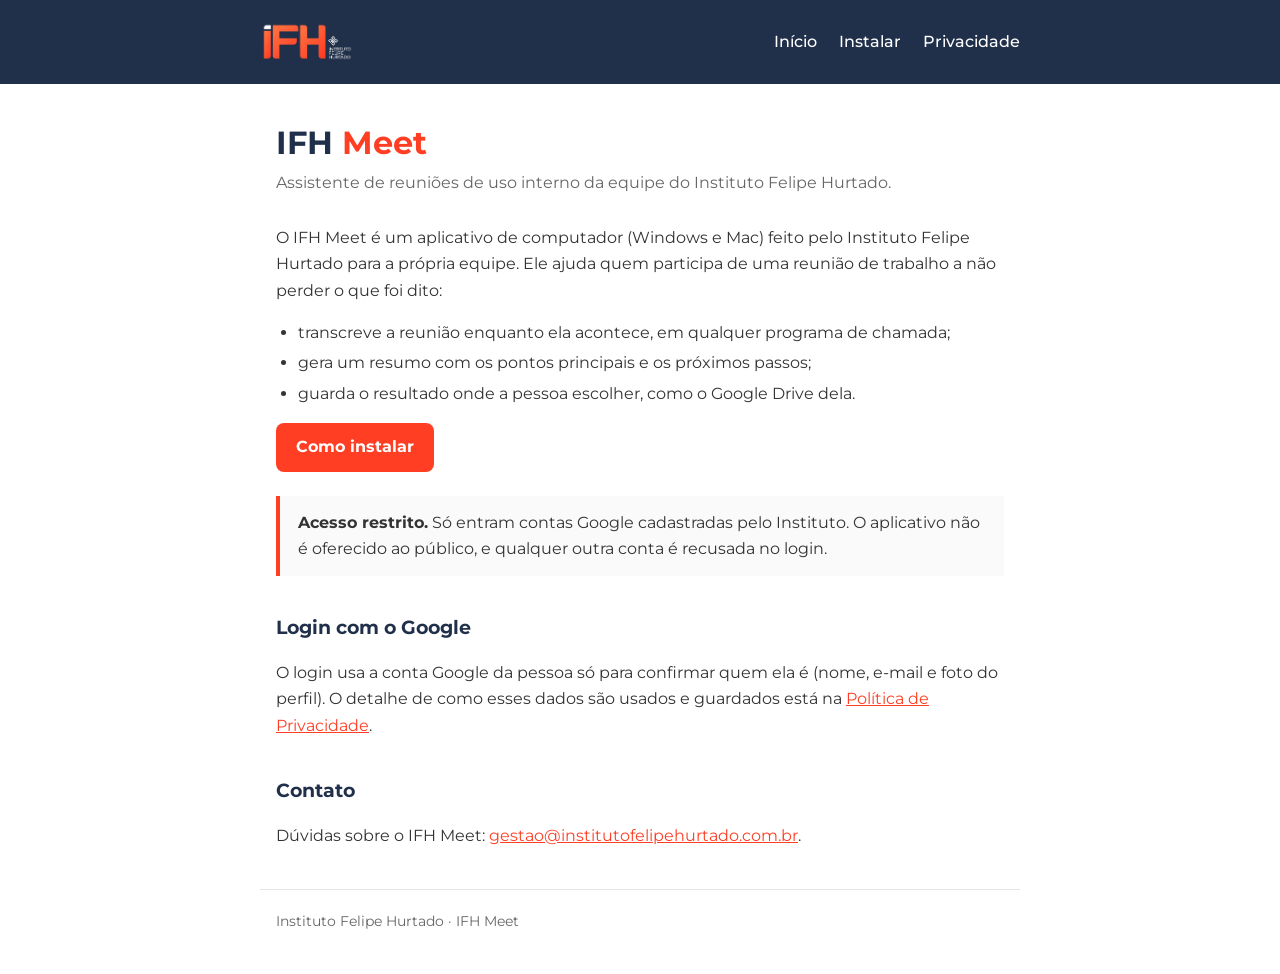
<file: index.html>
<!doctype html>
<html lang="pt-BR">
<head>
  <meta charset="utf-8">
  <meta name="viewport" content="width=device-width, initial-scale=1">
  <title>IFH Meet</title>
  <meta name="description" content="IFH Meet, assistente de reuniões de uso interno da equipe do Instituto Felipe Hurtado.">
  <link rel="preconnect" href="https://fonts.googleapis.com">
  <link rel="preconnect" href="https://fonts.gstatic.com" crossorigin>
  <link href="https://fonts.googleapis.com/css2?family=Montserrat:wght@400;500;700&display=swap" rel="stylesheet">
  <link rel="stylesheet" href="estilo.css">
</head>
<body>
  <header>
    <div class="faixa">
      <img src="logo-ifh-branco-laranja.png" alt="Instituto Felipe Hurtado">
      <nav>
        <a href="./">Início</a>
        <a href="instalar.html">Instalar</a>
        <a href="privacidade.html">Privacidade</a>
      </nav>
    </div>
  </header>

  <main>
    <h1>IFH <span class="destaque">Meet</span></h1>
    <p class="subtitulo">Assistente de reuniões de uso interno da equipe do Instituto Felipe Hurtado.</p>

    <p>O IFH Meet é um aplicativo de computador (Windows e Mac) feito pelo Instituto Felipe Hurtado para a própria equipe. Ele ajuda quem participa de uma reunião de trabalho a não perder o que foi dito:</p>
    <ul>
      <li>transcreve a reunião enquanto ela acontece, em qualquer programa de chamada;</li>
      <li>gera um resumo com os pontos principais e os próximos passos;</li>
      <li>guarda o resultado onde a pessoa escolher, como o Google Drive dela.</li>
    </ul>

    <p><a class="botao" href="instalar.html">Como instalar</a></p>

    <div class="caixa">
      <strong>Acesso restrito.</strong> Só entram contas Google cadastradas pelo Instituto. O aplicativo não é oferecido ao público, e qualquer outra conta é recusada no login.
    </div>

    <h2>Login com o Google</h2>
    <p>O login usa a conta Google da pessoa só para confirmar quem ela é (nome, e-mail e foto do perfil). O detalhe de como esses dados são usados e guardados está na <a href="privacidade.html">Política de Privacidade</a>.</p>

    <h2>Contato</h2>
    <p>Dúvidas sobre o IFH Meet: <a href="mailto:gestao@institutofelipehurtado.com.br">gestao@institutofelipehurtado.com.br</a>.</p>
  </main>

  <footer>Instituto Felipe Hurtado · IFH Meet</footer>
</body>
</html>
</file>
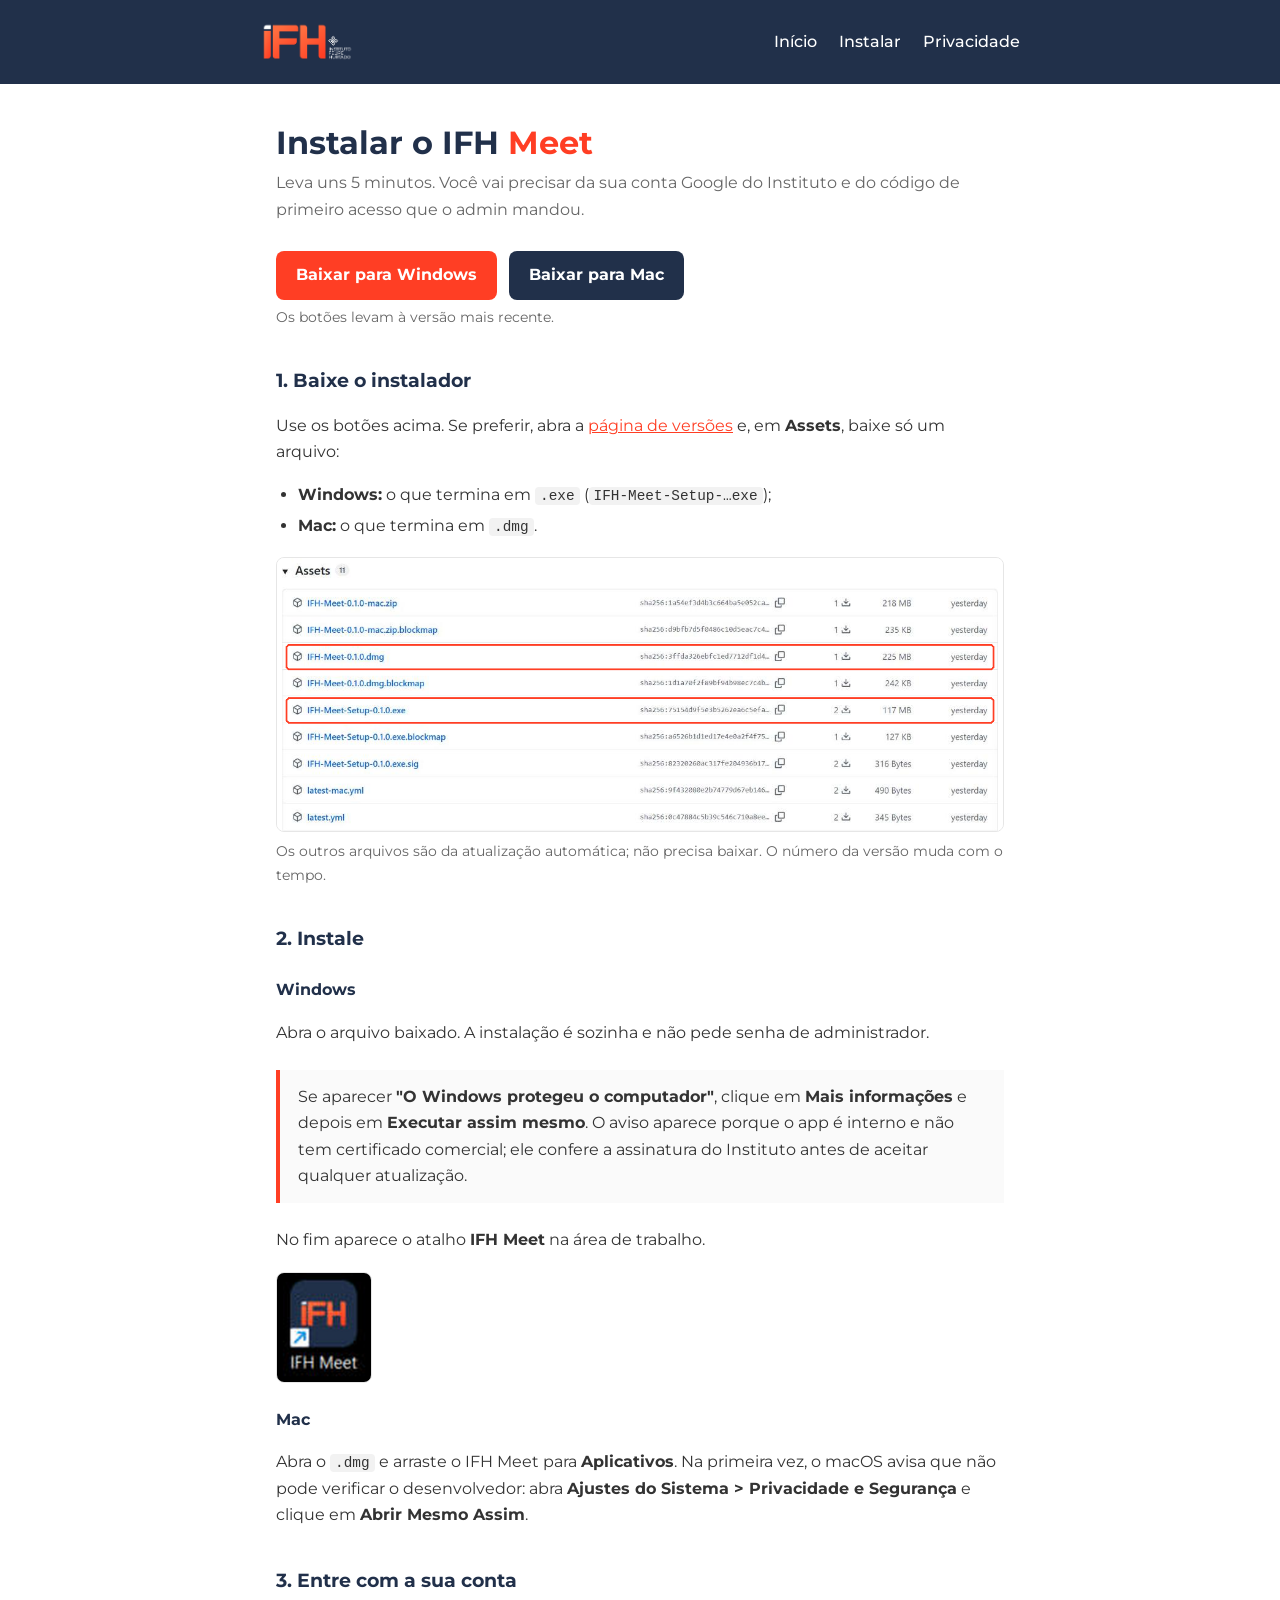
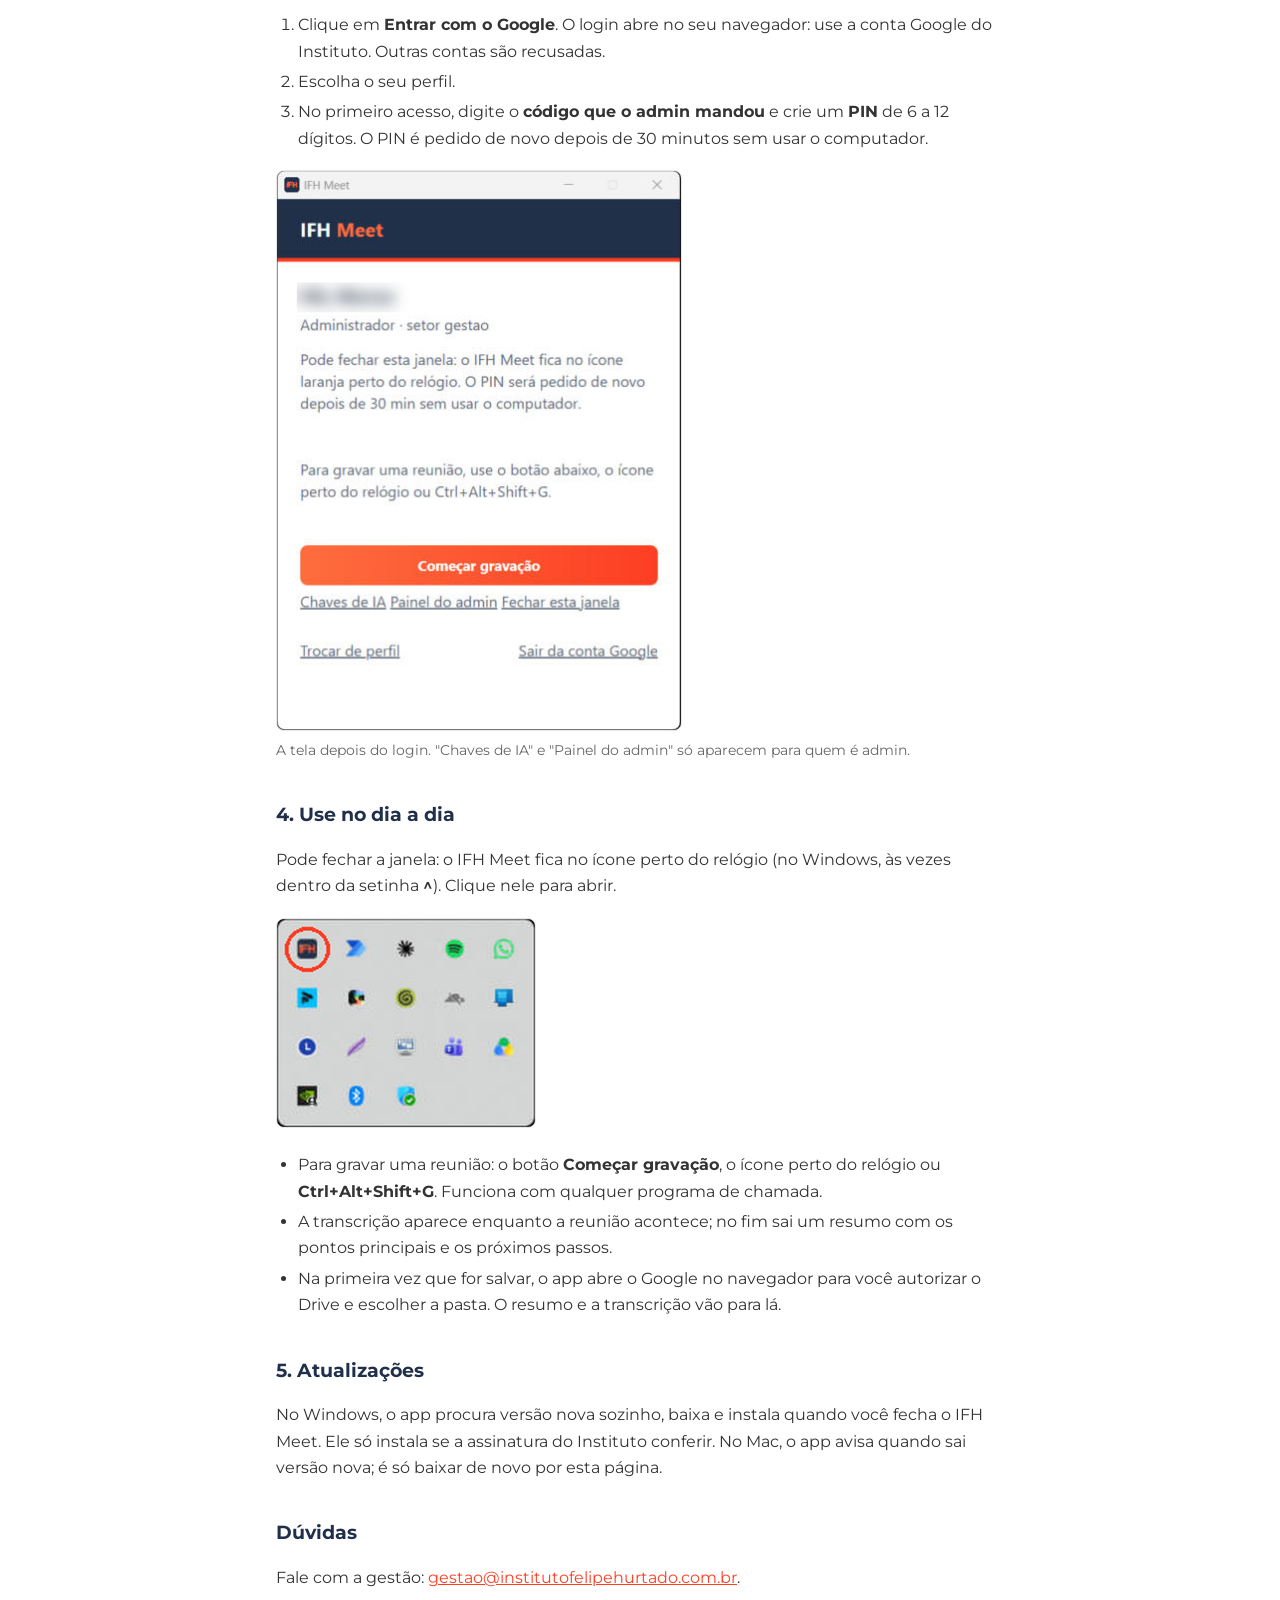
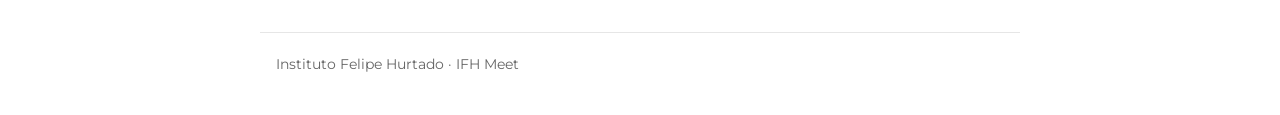
<file: instalar.html>
<!doctype html>
<html lang="pt-BR">
<head>
  <meta charset="utf-8">
  <meta name="viewport" content="width=device-width, initial-scale=1">
  <title>Instalar o IFH Meet</title>
  <meta name="description" content="Como instalar o IFH Meet no Windows e no Mac, passo a passo.">
  <link rel="preconnect" href="https://fonts.googleapis.com">
  <link rel="preconnect" href="https://fonts.gstatic.com" crossorigin>
  <link href="https://fonts.googleapis.com/css2?family=Montserrat:wght@400;500;700&display=swap" rel="stylesheet">
  <link rel="stylesheet" href="estilo.css">
</head>
<body>
  <header>
    <div class="faixa">
      <img src="logo-ifh-branco-laranja.png" alt="Instituto Felipe Hurtado">
      <nav>
        <a href="./">Início</a>
        <a href="instalar.html">Instalar</a>
        <a href="privacidade.html">Privacidade</a>
      </nav>
    </div>
  </header>

  <main>
    <h1>Instalar o IFH <span class="destaque">Meet</span></h1>
    <p class="subtitulo">Leva uns 5 minutos. Você vai precisar da sua conta Google do Instituto e do código de primeiro acesso que o admin mandou.</p>

    <div class="botoes">
      <a class="botao" id="baixar-windows" href="https://github.com/institutofelipehurtado/ifhmeet-app/releases/latest">Baixar para Windows</a>
      <a class="botao secundario" id="baixar-mac" href="https://github.com/institutofelipehurtado/ifhmeet-app/releases">Baixar para Mac</a>
    </div>
    <p class="nota" id="versoes">Os botões levam à versão mais recente.</p>

    <h2>1. Baixe o instalador</h2>
    <p>Use os botões acima. Se preferir, abra a <a href="https://github.com/institutofelipehurtado/ifhmeet-app/releases">página de versões</a> e, em <strong>Assets</strong>, baixe só um arquivo:</p>
    <ul>
      <li><strong>Windows:</strong> o que termina em <code>.exe</code> (<code>IFH-Meet-Setup-…exe</code>);</li>
      <li><strong>Mac:</strong> o que termina em <code>.dmg</code>.</li>
    </ul>
    <figure>
      <img src="guia/baixar.png" width="1185" height="445" alt="Lista de arquivos de uma versão, com o .dmg e o .exe destacados">
      <figcaption>Os outros arquivos são da atualização automática; não precisa baixar. O número da versão muda com o tempo.</figcaption>
    </figure>

    <h2>2. Instale</h2>
    <h3>Windows</h3>
    <p>Abra o arquivo baixado. A instalação é sozinha e não pede senha de administrador.</p>
    <div class="caixa">
      Se aparecer <strong>"O Windows protegeu o computador"</strong>, clique em <strong>Mais informações</strong> e depois em <strong>Executar assim mesmo</strong>. O aviso aparece porque o app é interno e não tem certificado comercial; ele confere a assinatura do Instituto antes de aceitar qualquer atualização.
    </div>
    <p>No fim aparece o atalho <strong>IFH Meet</strong> na área de trabalho.</p>
    <figure class="pequena">
      <img src="guia/atalho.png" width="128" height="148" alt="Atalho do IFH Meet na área de trabalho">
    </figure>

    <h3>Mac</h3>
    <p>Abra o <code>.dmg</code> e arraste o IFH Meet para <strong>Aplicativos</strong>. Na primeira vez, o macOS avisa que não pode verificar o desenvolvedor: abra <strong>Ajustes do Sistema &gt; Privacidade e Segurança</strong> e clique em <strong>Abrir Mesmo Assim</strong>.</p>

    <h2>3. Entre com a sua conta</h2>
    <ol>
      <li>Clique em <strong>Entrar com o Google</strong>. O login abre no seu navegador: use a conta Google do Instituto. Outras contas são recusadas.</li>
      <li>Escolha o seu perfil.</li>
      <li>No primeiro acesso, digite o <strong>código que o admin mandou</strong> e crie um <strong>PIN</strong> de 6 a 12 dígitos. O PIN é pedido de novo depois de 30 minutos sem usar o computador.</li>
    </ol>
    <figure>
      <img src="guia/tela-inicial.png" width="406" height="562" alt="Tela inicial do IFH Meet com o botão Começar gravação">
      <figcaption>A tela depois do login. "Chaves de IA" e "Painel do admin" só aparecem para quem é admin.</figcaption>
    </figure>

    <h2>4. Use no dia a dia</h2>
    <p>Pode fechar a janela: o IFH Meet fica no ícone perto do relógio (no Windows, às vezes dentro da setinha <strong>^</strong>). Clique nele para abrir.</p>
    <figure class="media">
      <img src="guia/icone-relogio.png" width="398" height="322" alt="Ícones perto do relógio do Windows, com o do IFH Meet marcado">
    </figure>
    <ul>
      <li>Para gravar uma reunião: o botão <strong>Começar gravação</strong>, o ícone perto do relógio ou <strong>Ctrl+Alt+Shift+G</strong>. Funciona com qualquer programa de chamada.</li>
      <li>A transcrição aparece enquanto a reunião acontece; no fim sai um resumo com os pontos principais e os próximos passos.</li>
      <li>Na primeira vez que for salvar, o app abre o Google no navegador para você autorizar o Drive e escolher a pasta. O resumo e a transcrição vão para lá.</li>
    </ul>

    <h2>5. Atualizações</h2>
    <p>No Windows, o app procura versão nova sozinho, baixa e instala quando você fecha o IFH Meet. Ele só instala se a assinatura do Instituto conferir. No Mac, o app avisa quando sai versão nova; é só baixar de novo por esta página.</p>

    <h2>Dúvidas</h2>
    <p>Fale com a gestão: <a href="mailto:gestao@institutofelipehurtado.com.br">gestao@institutofelipehurtado.com.br</a>.</p>
  </main>

  <footer>Instituto Felipe Hurtado · IFH Meet</footer>

  <script>
    // Leva cada botão direto ao instalador da versão mais nova que tem o arquivo daquele sistema.
    // Sem resposta da API do GitHub, os botões continuam levando à página de versões.
    (async () => {
      try {
        const r = await fetch('https://api.github.com/repos/institutofelipehurtado/ifhmeet-app/releases?per_page=20');
        if (!r.ok) return;
        const versoes = (await r.json()).filter((v) => !v.draft && !v.prerelease);
        const achar = (fim, naoTerminaCom) => {
          for (const v of versoes) {
            const a = v.assets.find((x) => x.name.endsWith(fim) && !x.name.endsWith(naoTerminaCom));
            if (a) return { url: a.browser_download_url, versao: v.tag_name.replace(/^v/, '') };
          }
          return null;
        };
        const win = achar('.exe', '.blockmap');
        const mac = achar('.dmg', '.blockmap');
        const texto = [];
        if (win) { document.getElementById('baixar-windows').href = win.url; texto.push(`Windows ${win.versao}`); }
        if (mac) { document.getElementById('baixar-mac').href = mac.url; texto.push(`Mac ${mac.versao}`); }
        if (texto.length) document.getElementById('versoes').textContent = `Versão mais recente: ${texto.join(' · ')}.`;
      } catch { /* fica o link da página de versões */ }
    })();
  </script>
</body>
</html>
</file>
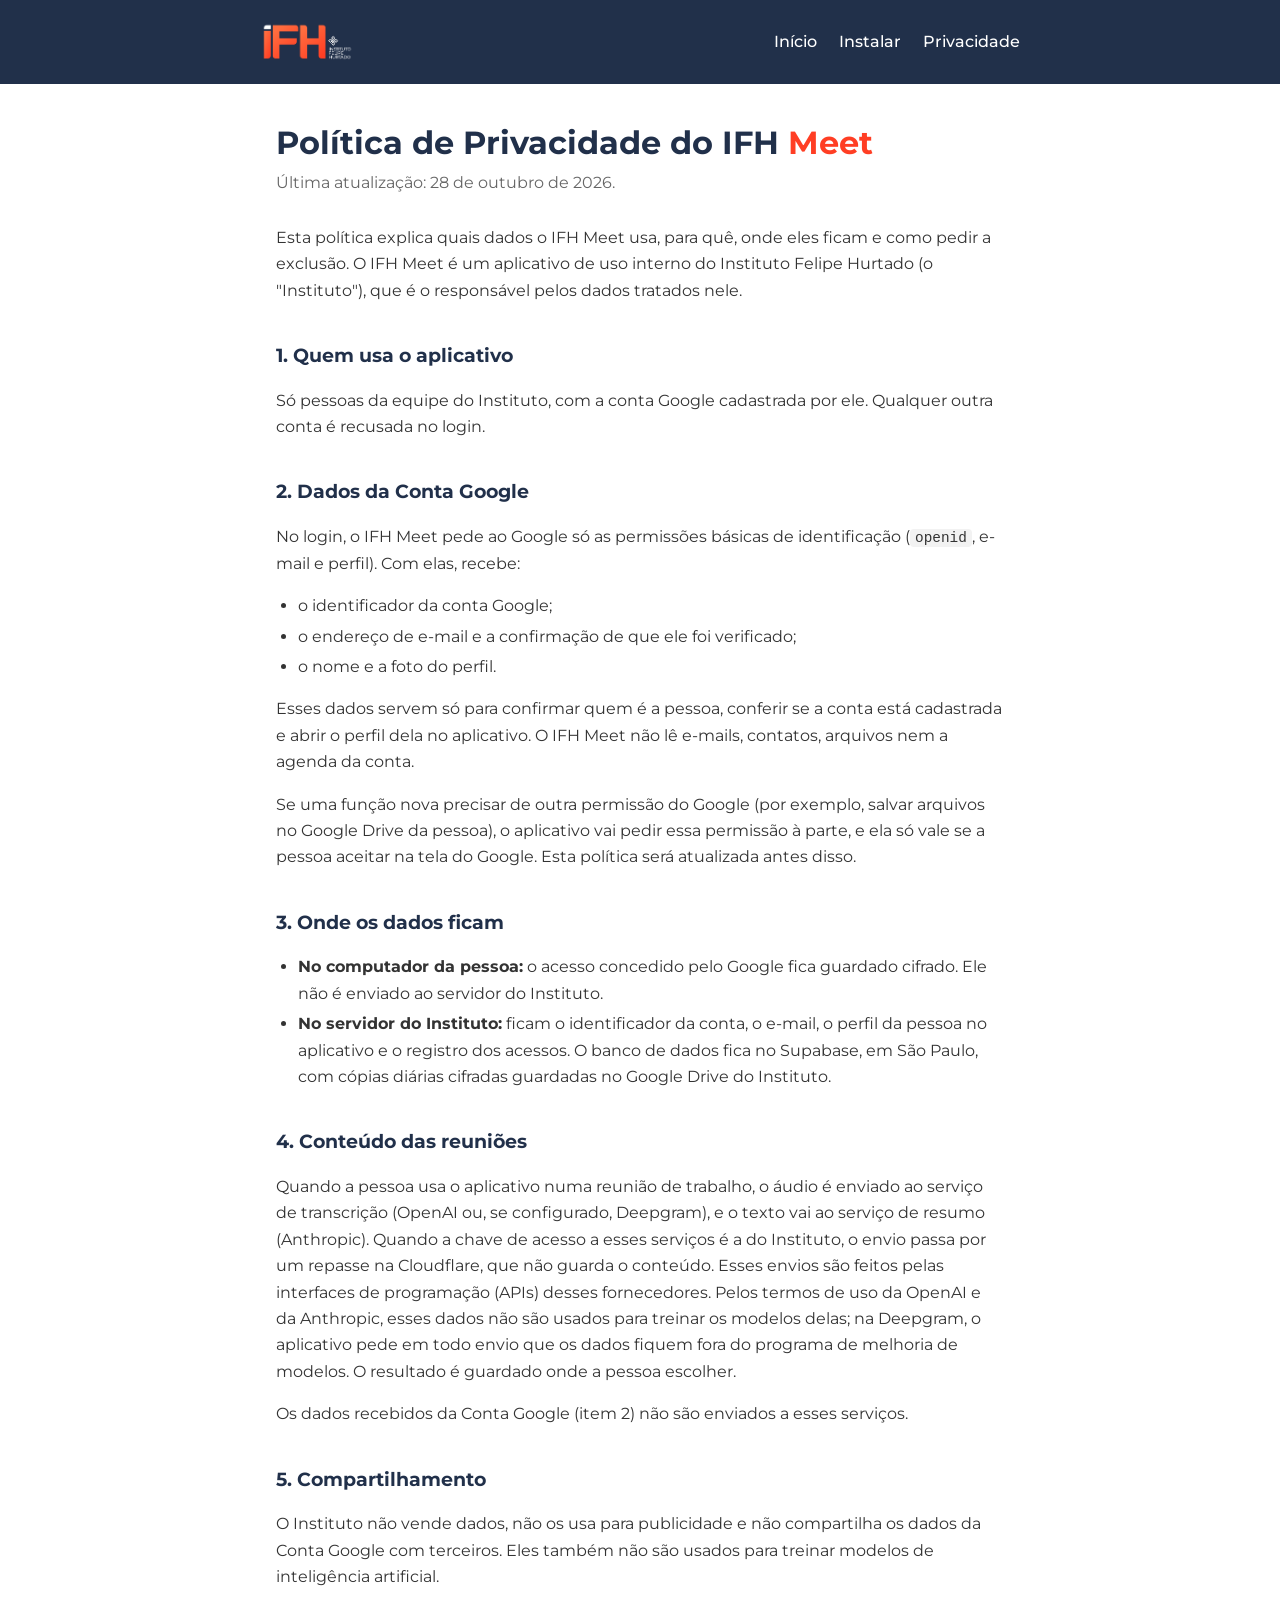
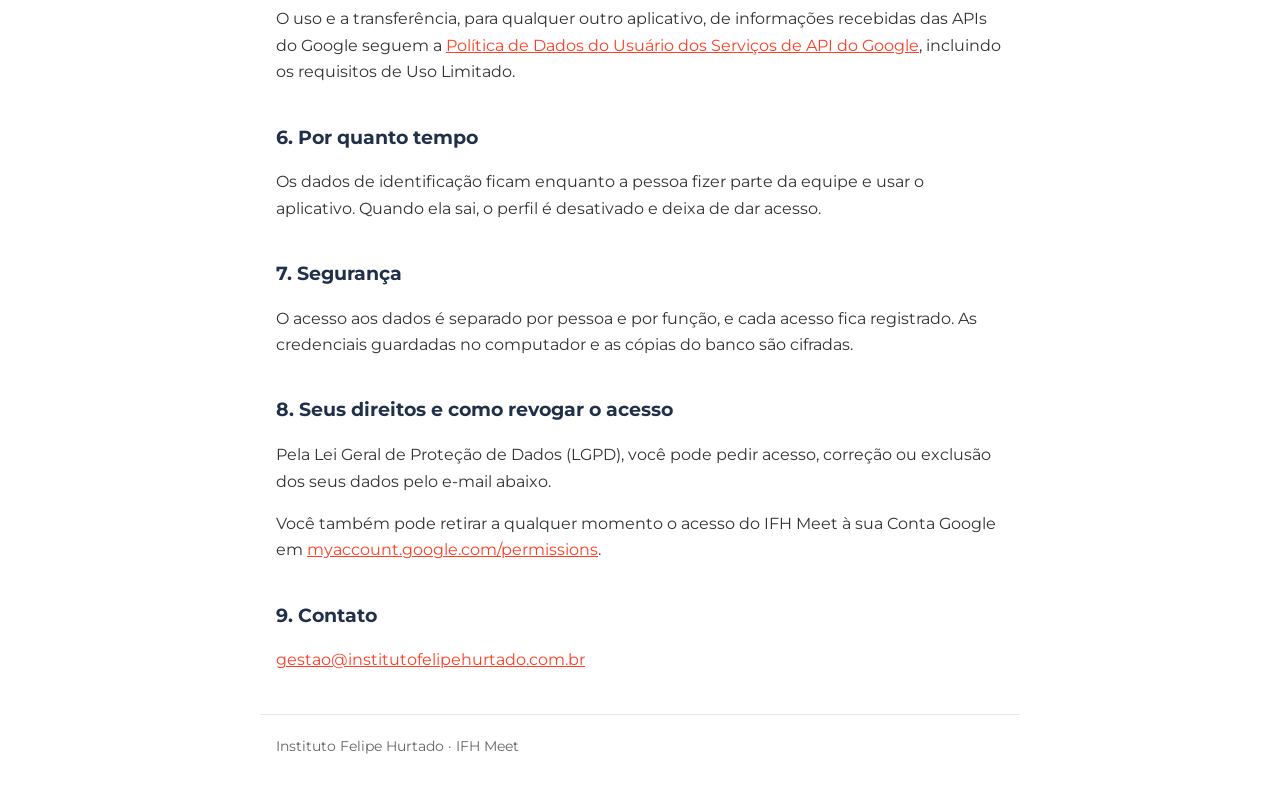
<file: privacidade.html>
<!doctype html>
<html lang="pt-BR">
<head>
  <meta charset="utf-8">
  <meta name="viewport" content="width=device-width, initial-scale=1">
  <title>Privacidade do IFH Meet</title>
  <meta name="description" content="Política de Privacidade do IFH Meet, aplicativo interno do Instituto Felipe Hurtado.">
  <link rel="preconnect" href="https://fonts.googleapis.com">
  <link rel="preconnect" href="https://fonts.gstatic.com" crossorigin>
  <link href="https://fonts.googleapis.com/css2?family=Montserrat:wght@400;500;700&display=swap" rel="stylesheet">
  <link rel="stylesheet" href="estilo.css">
</head>
<body>
  <header>
    <div class="faixa">
      <img src="logo-ifh-branco-laranja.png" alt="Instituto Felipe Hurtado">
      <nav>
        <a href="./">Início</a>
        <a href="instalar.html">Instalar</a>
        <a href="privacidade.html">Privacidade</a>
      </nav>
    </div>
  </header>

  <main>
    <h1>Política de Privacidade do IFH <span class="destaque">Meet</span></h1>
    <p class="subtitulo">Última atualização: 28 de outubro de 2026.</p>

    <p>Esta política explica quais dados o IFH Meet usa, para quê, onde eles ficam e como pedir a exclusão. O IFH Meet é um aplicativo de uso interno do Instituto Felipe Hurtado (o "Instituto"), que é o responsável pelos dados tratados nele.</p>

    <h2>1. Quem usa o aplicativo</h2>
    <p>Só pessoas da equipe do Instituto, com a conta Google cadastrada por ele. Qualquer outra conta é recusada no login.</p>

    <h2>2. Dados da Conta Google</h2>
    <p>No login, o IFH Meet pede ao Google só as permissões básicas de identificação (<code>openid</code>, e-mail e perfil). Com elas, recebe:</p>
    <ul>
      <li>o identificador da conta Google;</li>
      <li>o endereço de e-mail e a confirmação de que ele foi verificado;</li>
      <li>o nome e a foto do perfil.</li>
    </ul>
    <p>Esses dados servem só para confirmar quem é a pessoa, conferir se a conta está cadastrada e abrir o perfil dela no aplicativo. O IFH Meet não lê e-mails, contatos, arquivos nem a agenda da conta.</p>
    <p>Se uma função nova precisar de outra permissão do Google (por exemplo, salvar arquivos no Google Drive da pessoa), o aplicativo vai pedir essa permissão à parte, e ela só vale se a pessoa aceitar na tela do Google. Esta política será atualizada antes disso.</p>

    <h2>3. Onde os dados ficam</h2>
    <ul>
      <li><strong>No computador da pessoa:</strong> o acesso concedido pelo Google fica guardado cifrado. Ele não é enviado ao servidor do Instituto.</li>
      <li><strong>No servidor do Instituto:</strong> ficam o identificador da conta, o e-mail, o perfil da pessoa no aplicativo e o registro dos acessos. O banco de dados fica no Supabase, em São Paulo, com cópias diárias cifradas guardadas no Google Drive do Instituto.</li>
    </ul>

    <h2>4. Conteúdo das reuniões</h2>
    <p>Quando a pessoa usa o aplicativo numa reunião de trabalho, o áudio é enviado ao serviço de transcrição (OpenAI ou, se configurado, Deepgram), e o texto vai ao serviço de resumo (Anthropic). Quando a chave de acesso a esses serviços é a do Instituto, o envio passa por um repasse na Cloudflare, que não guarda o conteúdo. Esses envios são feitos pelas interfaces de programação (APIs) desses fornecedores. Pelos termos de uso da OpenAI e da Anthropic, esses dados não são usados para treinar os modelos delas; na Deepgram, o aplicativo pede em todo envio que os dados fiquem fora do programa de melhoria de modelos. O resultado é guardado onde a pessoa escolher.</p>
    <p>Os dados recebidos da Conta Google (item 2) não são enviados a esses serviços.</p>

    <h2>5. Compartilhamento</h2>
    <p>O Instituto não vende dados, não os usa para publicidade e não compartilha os dados da Conta Google com terceiros. Eles também não são usados para treinar modelos de inteligência artificial.</p>
    <p>O uso e a transferência, para qualquer outro aplicativo, de informações recebidas das APIs do Google seguem a <a href="https://developers.google.com/terms/api-services-user-data-policy">Política de Dados do Usuário dos Serviços de API do Google</a>, incluindo os requisitos de Uso Limitado.</p>

    <h2>6. Por quanto tempo</h2>
    <p>Os dados de identificação ficam enquanto a pessoa fizer parte da equipe e usar o aplicativo. Quando ela sai, o perfil é desativado e deixa de dar acesso.</p>

    <h2>7. Segurança</h2>
    <p>O acesso aos dados é separado por pessoa e por função, e cada acesso fica registrado. As credenciais guardadas no computador e as cópias do banco são cifradas.</p>

    <h2>8. Seus direitos e como revogar o acesso</h2>
    <p>Pela Lei Geral de Proteção de Dados (LGPD), você pode pedir acesso, correção ou exclusão dos seus dados pelo e-mail abaixo.</p>
    <p>Você também pode retirar a qualquer momento o acesso do IFH Meet à sua Conta Google em <a href="https://myaccount.google.com/permissions">myaccount.google.com/permissions</a>.</p>

    <h2>9. Contato</h2>
    <p><a href="mailto:gestao@institutofelipehurtado.com.br">gestao@institutofelipehurtado.com.br</a></p>
  </main>

  <footer>Instituto Felipe Hurtado · IFH Meet</footer>
</body>
</html>
</file>
<file: estilo.css>
:root {
  --fundo: #ffffff;
  --texto: #333333;
  --suave: #666666;
  --linha: #e6e6e6;
  --azul: #21304a;
  --laranja: #ff3e24;
}

* { box-sizing: border-box; }

body {
  margin: 0;
  background: var(--fundo);
  color: var(--texto);
  font: 16px/1.65 "Montserrat", Arial, sans-serif;
}

header {
  background: var(--azul);
  color: #fff;
  padding: 20px 16px;
}

header .faixa, main, footer {
  max-width: 760px;
  margin: 0 auto;
}

header .faixa {
  display: flex;
  align-items: center;
  justify-content: space-between;
  gap: 16px;
  flex-wrap: wrap;
}

header img { height: 44px; width: auto; display: block; }

header nav a {
  color: #fff;
  text-decoration: none;
  font-weight: 500;
  margin-left: 18px;
}

header nav a:hover { text-decoration: underline; }

main { padding: 40px 16px 24px; }

h1 {
  font-size: 2rem;
  line-height: 1.2;
  margin: 0 0 8px;
  color: var(--azul);
}

h2 {
  font-size: 1.2rem;
  margin: 36px 0 8px;
  color: var(--azul);
}

.destaque { color: var(--laranja); }

.subtitulo { color: var(--suave); margin: 0 0 28px; }

a { color: var(--laranja); }

ul { padding-left: 22px; }

li { margin: 4px 0; }

.caixa {
  border-left: 4px solid var(--laranja);
  background: #fafafa;
  padding: 14px 18px;
  margin: 24px 0;
}

footer {
  border-top: 1px solid var(--linha);
  color: var(--suave);
  font-size: 0.9rem;
  padding: 20px 16px 40px;
}

h3 {
  font-size: 1rem;
  margin: 22px 0 6px;
  color: var(--azul);
}

ol { padding-left: 22px; }

code {
  font-size: 0.9em;
  background: #f2f2f2;
  padding: 1px 5px;
  border-radius: 4px;
}

.botoes { display: flex; flex-wrap: wrap; gap: 12px; margin: 8px 0 6px; }

.botao {
  display: inline-block;
  background: var(--laranja);
  color: #fff;
  font-weight: 700;
  text-decoration: none;
  padding: 11px 20px;
  border-radius: 8px;
}

.botao:hover { filter: brightness(0.95); }

.botao.secundario { background: var(--azul); }

.nota { color: var(--suave); font-size: 0.9rem; margin-top: 0; }

figure { margin: 18px 0 24px; }

figure img {
  display: block;
  max-width: 100%;
  height: auto;
  border: 1px solid var(--linha);
  border-radius: 8px;
}

figure.pequena img { width: 96px; }

figure.media img { width: 260px; }

figcaption { color: var(--suave); font-size: 0.9rem; margin-top: 8px; }
</file>
